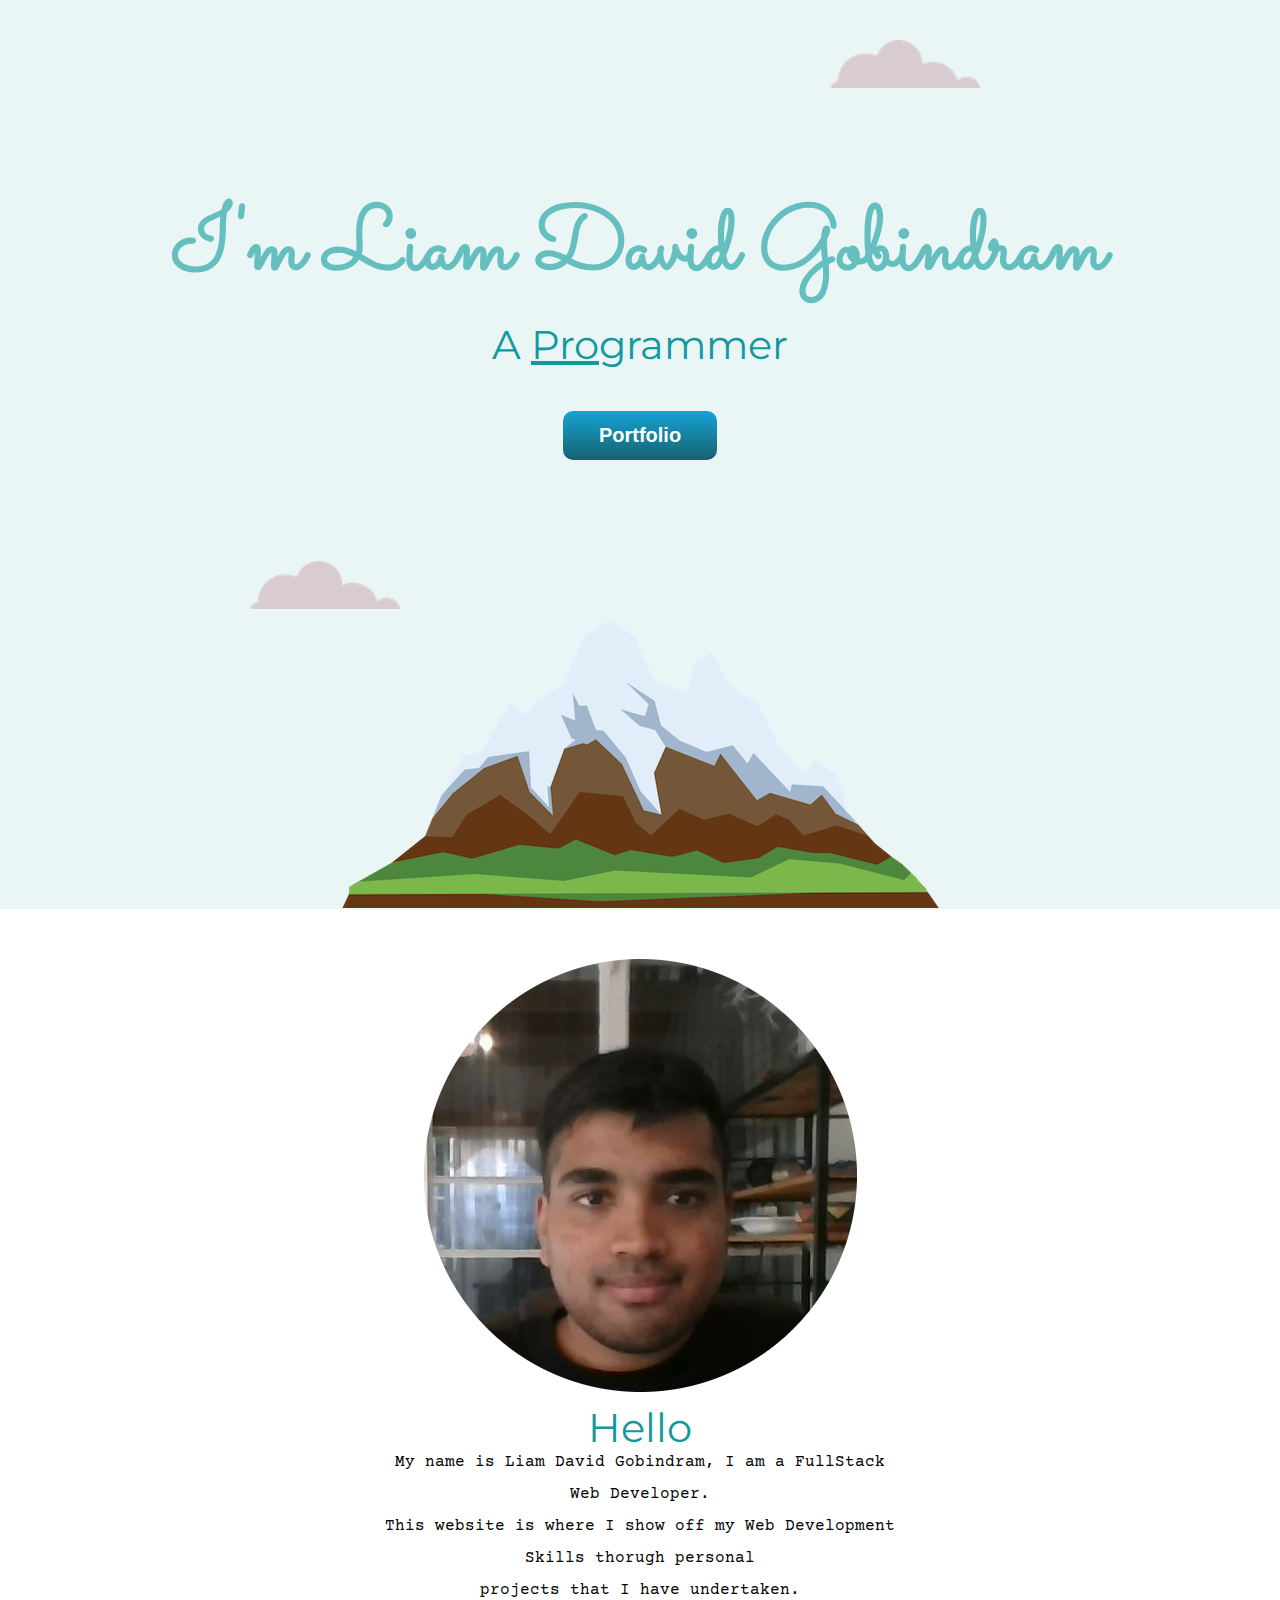
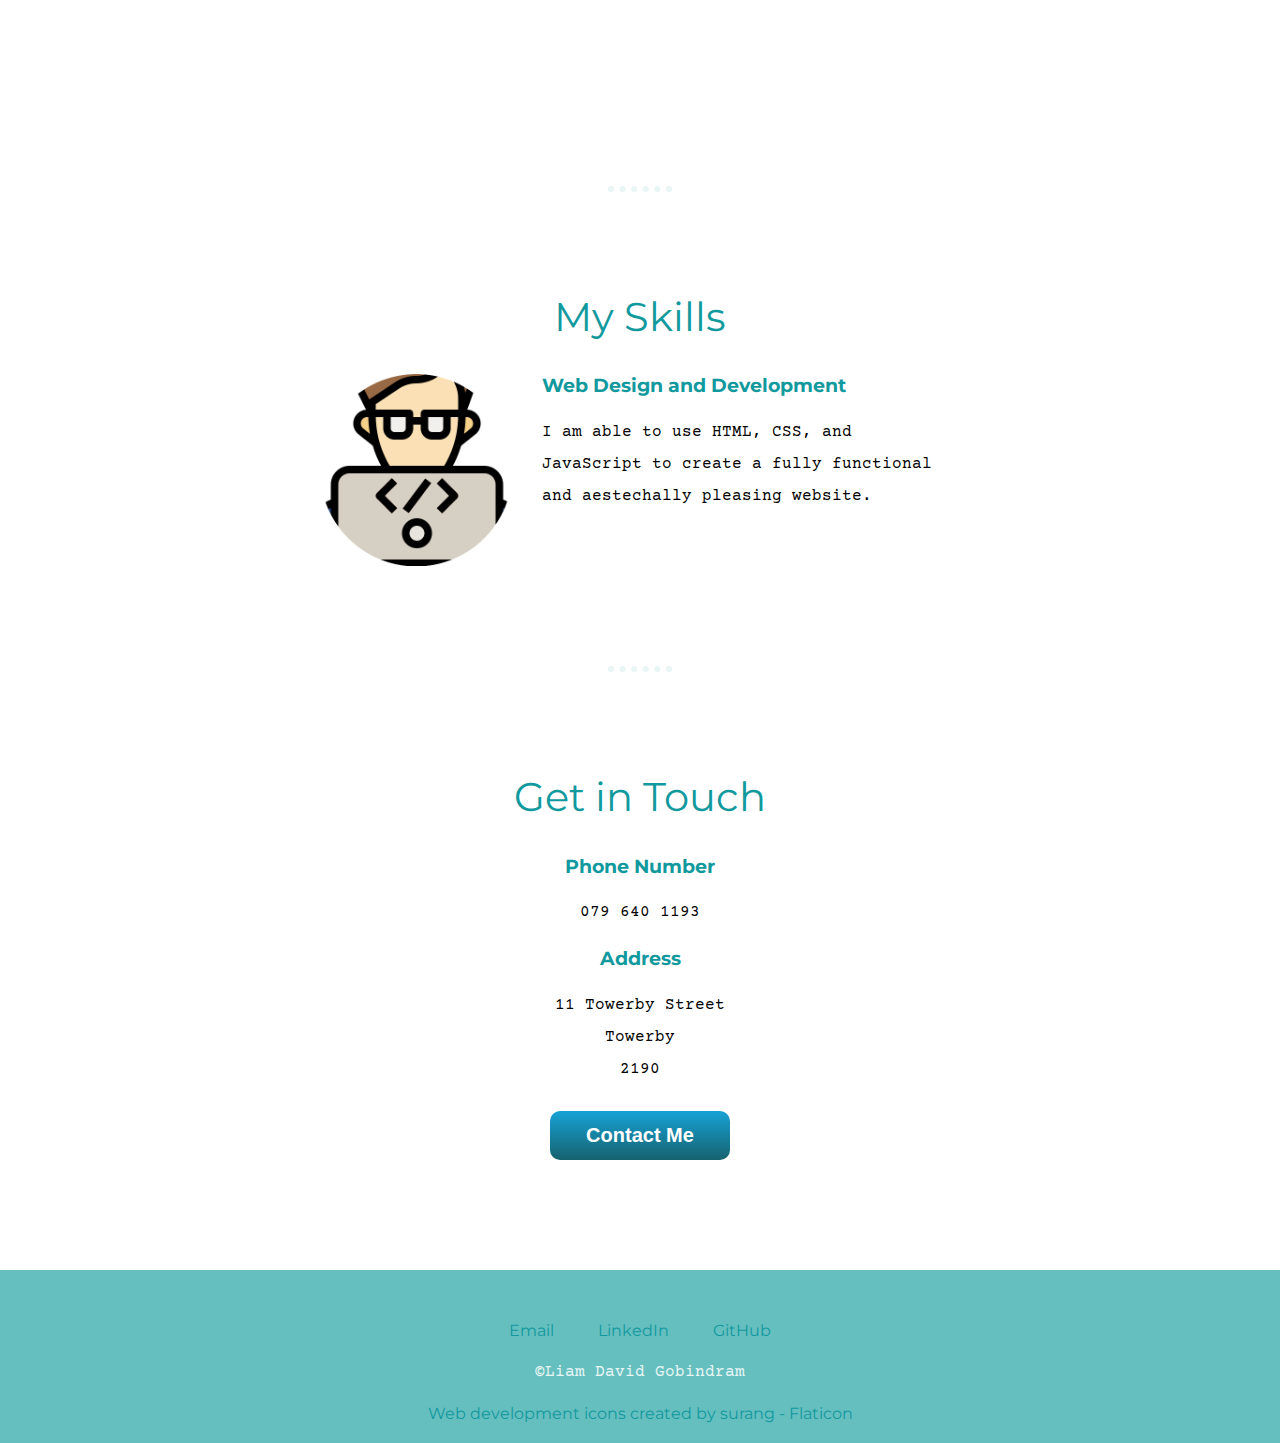
<file: index.html>
<html lang="en" dir="ltr">

<head>

  <meta charset="utf-8">
  <title>Liam David Gobindram Professional Website</title>

  <link rel="stylesheet" href="cssfiles/mystyle.css">
  <link rel="icon" href="MyIcon.ico">
  <link rel="preconnect" href="https://fonts.googleapis.com">
  <link rel="preconnect" href="https://fonts.gstatic.com" crossorigin>
  <link href="https://fonts.googleapis.com/css2?family=Merriweather&family=Montserrat&family=Sacramento&display=swap" rel="stylesheet">
  <link rel="preconnect" href="https://fonts.googleapis.com">
  <link rel="preconnect" href="https://fonts.gstatic.com" crossorigin>
  <link href="https://fonts.googleapis.com/css2?family=Courier+Prime&family=Merriweather&family=Montserrat&family=Sacramento&display=swap" rel="stylesheet">
</head>

<body>
  <div class="TopContainer">
    <img class="topCloud" src="images/cloud.png" alt="cloud-img">
    <h1>I'm Liam David Gobindram</h1>
    <a href="portfolio.html" class="myButton">Portfolio</a>
    <h2 class="job-heading">A <span class="Pro">Pro</span>grammer</h2>
    <img class="bottomCloud" src="images/cloud.png" alt="cloud-img">
    <img class="mountain" src="images/mountain.png" alt="mountain-img">
  </div>
  <div class="middle-container">
    <div class="skillrow">
      <img class="profile-pic" src="images/profile.png" alt="Profile Pic">
      <h2 class="heading">Hello</h2>
      <p class="p">My name is Liam David Gobindram, I am a FullStack Web Developer.<br>
        This website is where I show off my Web Development Skills thorugh personal<br>
        projects that I have undertaken. </p>
  </div><br>
    <hr class="hr">
    <div class="skill-container">
      <div class="skill-row">
        <h2 class="hskills">My Skills</h2>
        <img class="code" src="images/coding.png" alt="coding-icon">
        <h3 class="WebSkill">Web Design and Development</h3>
        <p class="WebSkill1">I am able to use HTML, CSS, and JavaScript to create a fully functional and aestechally pleasing website.</p>
      </div>
    </div>
    <hr class="hr1">
    <div class="contact">
      <div class="contact-me">
        <h2 class="contact">Get in Touch</h2>
        <h3>Phone Number</h3>
        <p>079 640 1193</p>
        <h3>Address</h3>
        <p>11 Towerby Street<br>
          Towerby<br>
          2190</p>
        <a href="submissions.html" class="myButton">Contact Me</a>
        </div>
      <div class="footer">
        <a href="mailto:davelg77777@gmail.com">Email</a>
        <a href="https://www.linkedin.com/in/liam-david-gobindram-08a0b9198/">LinkedIn</a>
        <a href="https://github.com/Punk-Dave">GitHub</a>
        <p class="copyright">©Liam David Gobindram</p>
        <a href="https://www.flaticon.com/free-icons/web-development" title="web development icons">Web development icons created by surang - Flaticon</a>
      </div>
    </div>
  </div>
</div>
</file>
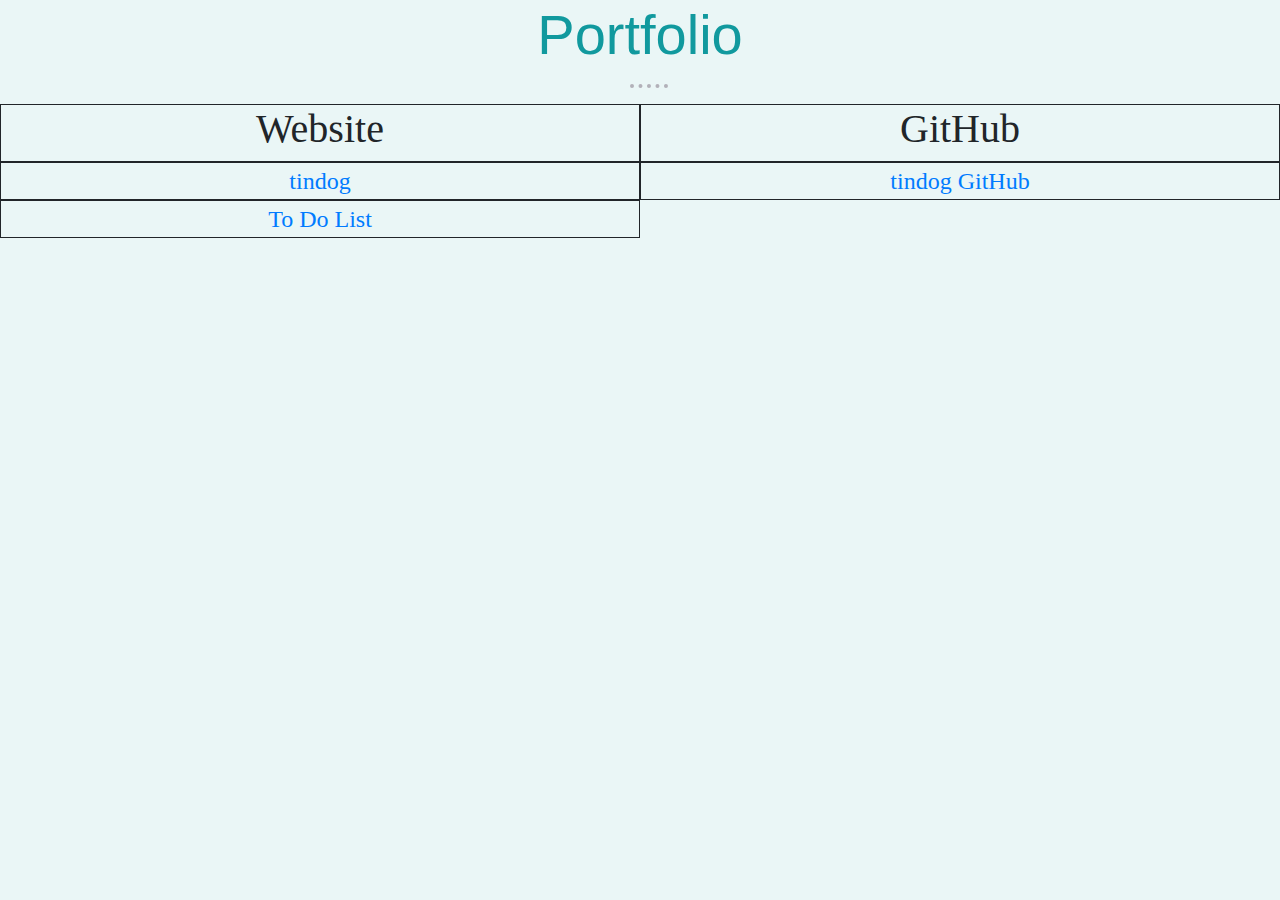
<file: portfolio.html>
<!DOCTYPE html>
<html lang="en" dir="ltr">

<head>
  <meta charset="utf-8">
  <title>Portfolio</title>
  <link rel="icon" href="MyIcon.ico">
  <link rel="stylesheet" href="https://cdn.jsdelivr.net/npm/bootstrap@4.0.0/dist/css/bootstrap.min.css" integrity="sha384-Gn5384xqQ1aoWXA+058RXPxPg6fy4IWvTNh0E263XmFcJlSAwiGgFAW/dAiS6JXm" crossorigin="anonymous">
  <link rel="stylesheet" href="cssfiles/portfolio.css">
</head>

<body>
  <h1>Portfolio</h1>
  <hr>
  <div class="container-fluid">
    <div class="row">

      <div class="col-lg-6 col-md-6 col-sm-6" style="border: 1px solid;">
        <h4>Website</h4>
      </div>
      <div class="col-lg-6 col-md-6 col-sm-6" style="border: 1px solid;">
        <h4>GitHub</h4>
      </div>
      <div class="col-lg-6 col-md-6 col-sm-6" style="border: 1px solid;">
        <a href="https://punk-dave.github.io/tindog/">tindog</a>
      </div>
      <div class="col-lg-6 col-md-6 col-sm-6" style="border: 1px solid;">
        <a href="https://github.com/Punk-Dave/tindog">tindog GitHub</a>
      </div>
      <div class="col-lg-6 col-md-6 col-sm-6" style="border: 1px solid;">
        <a href="https://secret-sea-33387.herokuapp.com/">To Do List</a>
      </div>

    </div>
  </div>







</body>

</html>
</file>
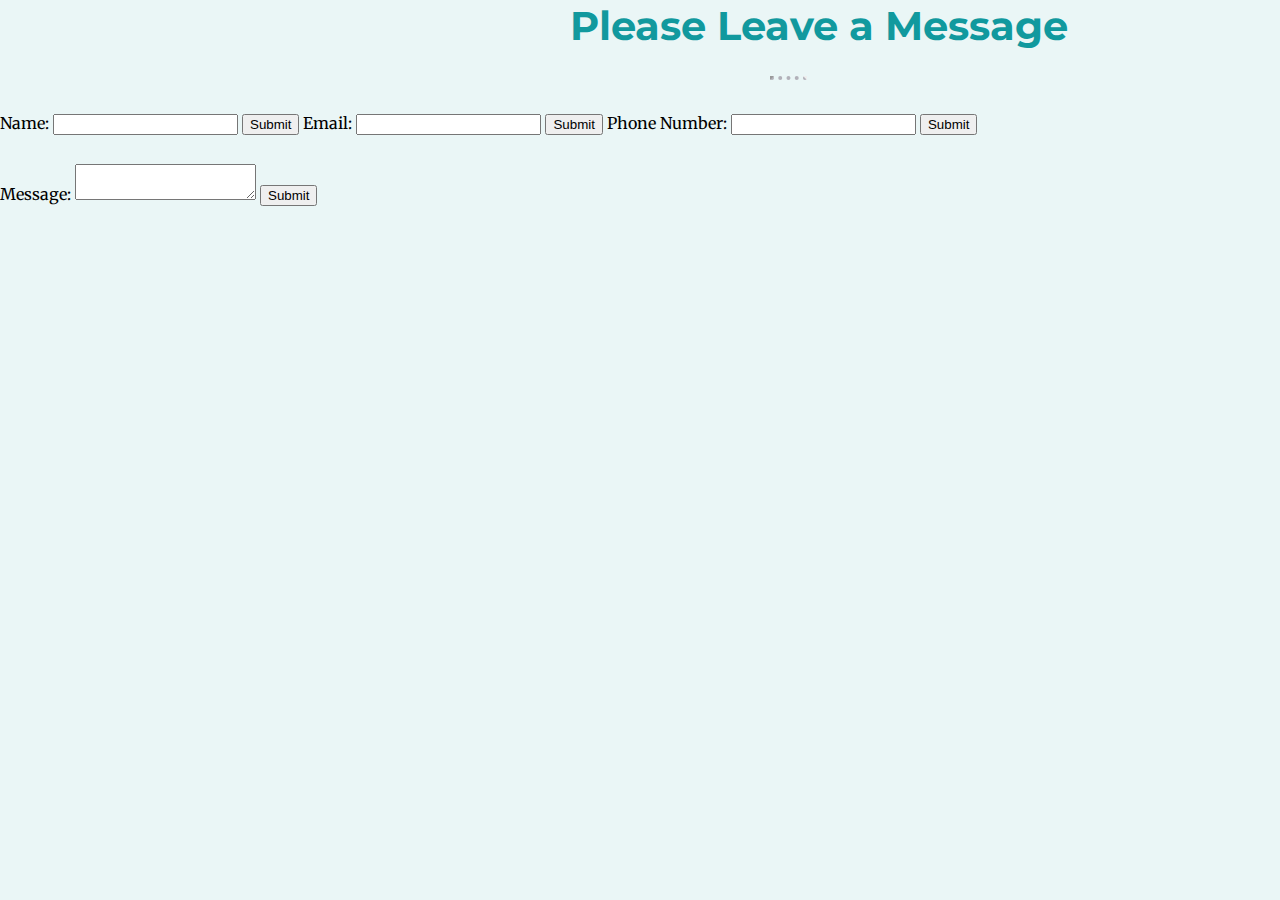
<file: submissions.html>
<!DOCTYPE html>
<html lang="en" dir="ltr">

<head>
  <meta charset="utf-8">
  <title>Contact Me</title>
  <link rel="stylesheet" href="cssfiles/submissions.css">
  <link rel="icon" href="MyIcon.ico">
  <link rel="preconnect" href="https://fonts.googleapis.com">
  <link rel="preconnect" href="https://fonts.gstatic.com" crossorigin>
  <link href="https://fonts.googleapis.com/css2?family=Merriweather&family=Montserrat&family=Sacramento&display=swap" rel="stylesheet">
  <link rel="preconnect" href="https://fonts.googleapis.com">
  <link rel="preconnect" href="https://fonts.gstatic.com" crossorigin>
  <link href="https://fonts.googleapis.com/css2?family=Courier+Prime&family=Merriweather&family=Montserrat&family=Sacramento&display=swap" rel="stylesheet">
</head>

<body class="submissionsDetails">
  <h1 class="header">Please Leave a Message</h1>
  <hr>
  <form form action="mailto:davelg77777@gmail.com" method="post" enctype="text/plain">
    Name: <input type="text" name="usrname">
    <input type="submit">
    Email: <input type="text" name="email">
    <input type="submit">
    Phone Number: <input type="text" name="phone">
    <input type="submit">
  </form>

  <form class="text">
    Message: <textarea name="comment" form="usrform"></textarea>
    <input type="submit">
  </form>

</body>

</html>
</file>
<file: cssfiles/mystyle.css>
body{
  margin: 0;
  text-align: center;
  font-family: 'Merriweather', serif;
  padding-bottom: 0;

}

hr{
  border-style: dotted;
  border-color: #EAF6F6;
  border-width: 6px;
  border-bottom: none;
  width: 4%;
  margin: 100px auto;
}


h1{
  font-size: 5.625rem;
  margin-top: 50px auto 0 auto;
  font-family: "Sacramento", cursive;
  color: #66BFBF;
  line-height: 2;

}

h2{
  margin-top: 0.5px;
  text-align: center;
  font-family: "Montserrat", sans-serif;
  font-size: 2.5rem;
  color: #11999E;
  font-weight: normal;

}

p{
  line-height: 2;
}

.mountain{
  position: relative;
  bottom: 1px;

}

h3{
  font-family: "Montserrat", sans-serif;
  color: #11999E;

}

p{
  font-family: "Courier Prime", monospace;

}


.TopContainer{
  background-color: #EAF6F6;
  position:relative;
  padding-top: 100px;
}



.Pro{
  text-decoration: underline;
}

.job-heading{
  position: relative;
  bottom: 150px;
}

.bottomCloud{
  position: absolute;
  left: 250px;
  bottom: 300px;
}

.topCloud{
  position: absolute;
  right:300px;
  top: 40px
}





.myButton {
	background:linear-gradient(to bottom, #179fd1 5%, #16626e 100%);
	background-color:#179fd1;
	border-radius:10px;
	display:inline-block;
	cursor:pointer;
	color:#ffffff;
	font-family:Arial;
	font-size:20px;
	font-weight:bold;
	padding:13px 36px;
	text-decoration:none;
}
.myButton:hover {
	background:linear-gradient(to bottom, #16626e 5%, #179fd1 100%);
	background-color:#16626e;
}
.myButton:active {
	position:relative;
	top:1px;
}


.profile-pic{
  position: relative;
  top: 50px;
}

.heading{
  position: relative;
  top: 60px;
}

.p{
  width: 40%;
  margin: 40px auto 60px;
  padding-top: 14px;
}




.img-source{
  position: relative;
  bottom: 10px

}

.skill-row{

  width: 50%;

  margin: 100px auto 100px auto;

  text-align: left;

  overflow: auto;

}

.code{
  width: 30%;
  float: left;
  overflow: auto;
  margin-right: 30px;
}


.footer{
  background-color: #66BFBF;
  padding: 50px 0 20px;
  margin-top: 100px;
}

a{
  color: #11999E;
  font-family: "Montserrat", sans-serif;
  margin: 10px 20px;
  text-decoration: none;
}

a:hover{
  color: EAF6F6;
}

.copyright{
  color: EAF6F6;
}
</file>
<file: cssfiles/portfolio.css>
h1{
  margin-top: 0.5px;
  text-align: center;
  font-family: "Montserrat", sans-serif;
  font-size: 3.5rem;
  font-weight: lighter;
  color: #11999E;
}

h4{
  margin-top: 0.5px;
  font-family: "Montserrat";
  font-size: 2.5rem;
}

a{
  font-size: 1.5rem;
}

hr{
  position: relative;
  left: 9px;
  border-bottom-color: #B2B1B9;
  border-top-style: none;
  border-bottom-style: dotted;
  border-width: 4px;
  width: 3%;
}



body{
  margin: 0;
  text-align: center;
  font-family: 'Merriweather', serif;
  background-color: #EAF6F6;
}
</file>
<file: cssfiles/submissions.css>
h1{
  margin-top: 0.5px;
  text-align: center;
  font-family: "Montserrat", sans-serif;
  font-size: 2.5rem;
  color: #11999E;
}

body{
  margin: 0;
  text-align: center;
  font-family: 'Merriweather', serif;
  background-color: #EAF6F6;
}

.submissionsDetails{
  float: left;
}

.header{
  position: relative;
  left:330px;
}

hr{
  position: relative;
  left: 300px;
  border-bottom-color: #B2B1B9;
  border-top-style: none;
  border-bottom-style: dotted;
  border-width: 4px;
  width: 3%;
}

.copyright{
  position: relative;
  top: 539px;
  left: 155px;
  font-size: 0.75rem;
}

form{
  padding-top: 25px;
}

.text{
  margin-top: 4px;
  float: left;
}
</file>
